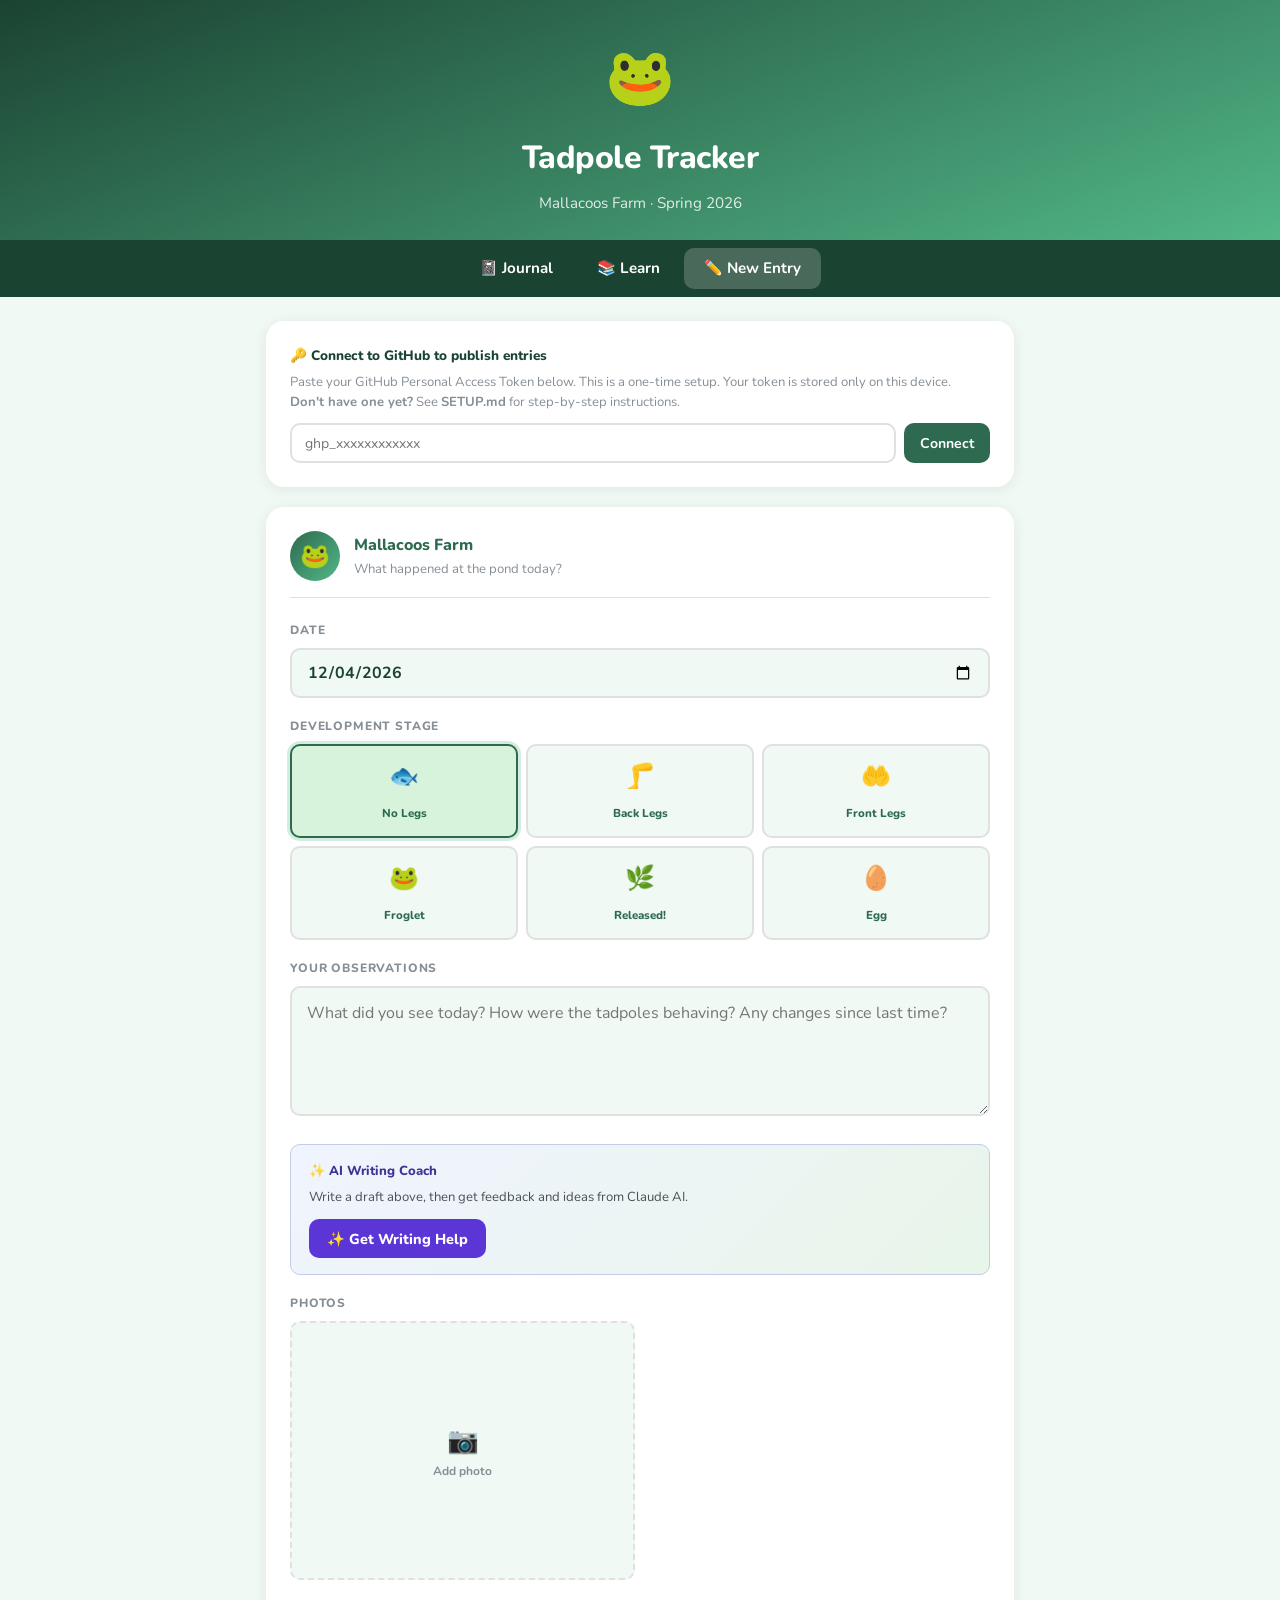
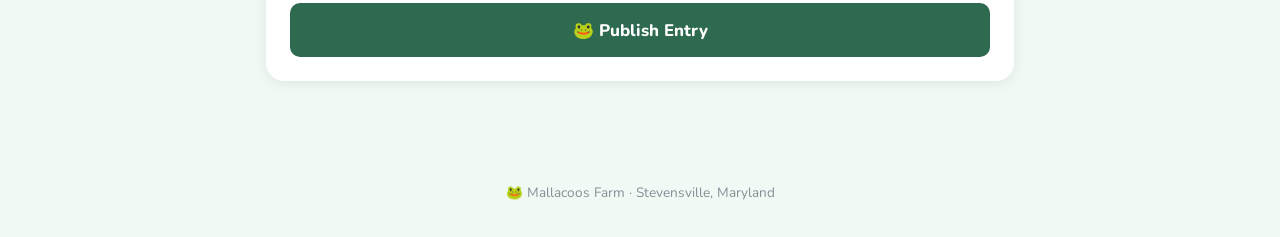
<file: admin.html>
<!DOCTYPE html>
<html lang="en">
<head>
  <meta charset="UTF-8">
  <meta name="viewport" content="width=device-width, initial-scale=1.0">
  <title>New Entry — Tadpole Tracker</title>
  <link rel="preconnect" href="https://fonts.googleapis.com">
  <link rel="preconnect" href="https://fonts.gstatic.com" crossorigin>
  <link href="https://fonts.googleapis.com/css2?family=Nunito:wght@400;600;700;800&display=swap" rel="stylesheet">
  <link rel="stylesheet" href="style.css">
  <style>
    .composer {
      background: var(--card); border-radius: var(--radius);
      box-shadow: var(--shadow); padding: 1.5rem; margin-bottom: 1.25rem;
    }
    .composer-header {
      display: flex; align-items: center; gap: 0.85rem;
      margin-bottom: 1.4rem; padding-bottom: 1rem; border-bottom: 1px solid var(--border);
    }
    .composer-avatar {
      width: 50px; height: 50px; flex-shrink: 0;
      background: linear-gradient(135deg, var(--green-dark), var(--green-mid));
      border-radius: 50%; display: flex; align-items: center; justify-content: center; font-size: 1.5rem;
    }
    .composer-who   { font-weight: 800; font-size: 1rem; color: var(--green-dark); }
    .composer-sub   { font-size: 0.82rem; color: var(--text-muted); }

    /* ── GitHub connection ── */
    .gh-connect {
      background: #f3f4f6; border: 1.5px solid var(--border);
      border-radius: var(--radius-sm); padding: 1rem 1.1rem; margin-bottom: 1.2rem;
    }
    .gh-connect-title { font-weight: 800; font-size: 0.85rem; color: var(--text-dark); margin-bottom: 0.35rem; }
    .gh-connect-desc  { font-size: 0.82rem; color: var(--text-muted); margin-bottom: 0.65rem; line-height: 1.5; }
    .gh-token-row { display: flex; gap: 0.5rem; }
    .gh-token-input {
      flex: 1; padding: 0.55rem 0.8rem;
      border: 2px solid var(--border); border-radius: var(--radius-sm);
      font-family: inherit; font-size: 0.88rem; outline: none;
      transition: border-color 0.18s; background: white;
    }
    .gh-token-input:focus { border-color: var(--green-mid); }
    .gh-save-btn {
      padding: 0.55rem 1rem; background: var(--green-dark); color: white;
      border: none; border-radius: var(--radius-sm); font-family: inherit;
      font-size: 0.88rem; font-weight: 700; cursor: pointer; white-space: nowrap;
    }
    .gh-save-btn:hover { background: #1a3d2b; }
    .gh-connected {
      display: flex; align-items: center; justify-content: space-between; gap: 1rem;
      font-size: 0.85rem; color: var(--green-dark); font-weight: 700;
    }
    .gh-clear-btn {
      background: none; border: 1.5px solid var(--border); color: var(--text-muted);
      padding: 0.3rem 0.75rem; border-radius: 999px; font-size: 0.78rem;
      font-weight: 700; cursor: pointer; font-family: inherit;
    }
    .gh-clear-btn:hover { border-color: #e53935; color: #e53935; }

    /* ── Edit mode banner ── */
    .edit-banner {
      background: #fff8e1; border: 1.5px solid #ffe082; border-radius: var(--radius-sm);
      padding: 0.7rem 1rem; margin-bottom: 1.2rem;
      display: flex; align-items: center; justify-content: space-between; gap: 0.75rem;
      font-size: 0.88rem; font-weight: 700; color: #795548;
    }
    .cancel-edit-btn {
      background: none; border: 1.5px solid #ffe082; color: #795548;
      padding: 0.3rem 0.75rem; border-radius: 999px; font-size: 0.8rem;
      font-weight: 700; cursor: pointer; font-family: inherit; white-space: nowrap;
    }
    .cancel-edit-btn:hover { background: #fff3cd; }

    /* ── Fields ── */
    .field-group { margin-bottom: 1.2rem; }
    .field-label {
      display: block; font-size: 0.75rem; font-weight: 800;
      text-transform: uppercase; letter-spacing: 0.07em; color: var(--text-muted); margin-bottom: 0.45rem;
    }
    .field-date, .field-notes {
      width: 100%; padding: 0.7rem 0.95rem;
      border: 2px solid var(--border); border-radius: var(--radius-sm);
      font-family: inherit; font-size: 1rem; color: var(--text-dark);
      background: var(--bg); outline: none; transition: border-color 0.18s;
    }
    .field-date:focus, .field-notes:focus { border-color: var(--green-mid); }
    .field-date { font-weight: 700; }
    .field-notes { min-height: 130px; resize: vertical; line-height: 1.65; }

    /* ── Stage picker ── */
    .stage-picker { display: grid; grid-template-columns: repeat(3, 1fr); gap: 0.5rem; }
    .stage-option {
      border: 2px solid var(--border); border-radius: var(--radius-sm);
      padding: 0.65rem 0.4rem; text-align: center; cursor: pointer;
      background: var(--bg); transition: all 0.15s; user-select: none;
    }
    .stage-option:hover    { border-color: var(--green-mid); background: var(--green-light); }
    .stage-option.selected {
      border-color: var(--green-dark); background: var(--green-light);
      box-shadow: 0 0 0 3px rgba(82,183,136,0.25);
    }
    .stage-option .s-emoji { font-size: 1.5rem; display: block; margin-bottom: 0.2rem; }
    .stage-option .s-name  { font-size: 0.72rem; font-weight: 800; color: var(--green-dark); }

    /* ── Photo upload ── */
    .upload-grid { display: grid; grid-template-columns: 1fr 1fr; gap: 0.6rem; }
    .upload-slot {
      aspect-ratio: 4/3; border: 2px dashed var(--border); border-radius: var(--radius-sm);
      background: var(--bg); display: flex; flex-direction: column;
      align-items: center; justify-content: center; cursor: pointer;
      position: relative; overflow: hidden; transition: all 0.18s;
    }
    .upload-slot:hover  { border-color: var(--green-mid); background: var(--green-light); }
    .upload-slot.filled { border-style: solid; border-color: var(--green-mid); }
    .upload-slot img    { width:100%; height:100%; object-fit:cover; display:block; }
    .slot-hint  { font-size: 1.6rem; pointer-events: none; }
    .slot-label { font-size: 0.75rem; font-weight: 700; color: var(--text-muted); pointer-events: none; }
    .slot-remove {
      position: absolute; top: 0.35rem; right: 0.35rem;
      width: 26px; height: 26px; background: rgba(0,0,0,0.55);
      color: white; border: none; border-radius: 50%; font-size: 0.85rem;
      cursor: pointer; display: none; align-items: center; justify-content: center; z-index: 5;
    }
    .upload-slot.filled .slot-remove { display: flex; }

    /* ── AI coach ── */
    .ai-coach {
      background: linear-gradient(135deg,#f0f4ff 0%,#e8f5e9 100%);
      border: 1px solid #c5cae9; border-radius: var(--radius-sm); padding: 1rem 1.1rem;
    }
    .ai-coach-title { font-size: 0.82rem; font-weight: 800; color: #3c3594; margin-bottom: 0.35rem; }
    .ai-coach-desc  { font-size: 0.82rem; color: var(--text-mid); margin-bottom: 0.7rem; line-height: 1.5; }
    .ai-btn {
      background: #5c35d6; color: white; border: none; border-radius: var(--radius-sm);
      padding: 0.6rem 1.15rem; font-family: inherit; font-size: 0.9rem; font-weight: 800; cursor: pointer;
    }
    .ai-btn:hover { background: #4929b5; }
    .ai-tip {
      margin-top: 0.85rem; background: white; border-radius: var(--radius-sm);
      padding: 0.85rem 1rem; border: 1px solid #c5cae9;
    }
    .ai-tip p { font-size: 0.85rem; color: var(--text-mid); margin-bottom: 0.65rem; line-height: 1.55; }
    .ai-tip-actions { display: flex; gap: 0.5rem; flex-wrap: wrap; align-items: center; }
    .ai-open-btn {
      background: #5c35d6; color: white; text-decoration: none; padding: 0.45rem 1rem;
      border-radius: 999px; font-size: 0.82rem; font-weight: 800; display: inline-block;
    }
    .ai-open-btn:hover { background: #4929b5; }
    .ai-copy-btn {
      background: none; border: 2px solid var(--border); color: var(--text-mid);
      padding: 0.4rem 0.9rem; border-radius: 999px; font-size: 0.82rem; font-weight: 700;
      cursor: pointer; font-family: inherit;
    }
    .ai-copy-btn:hover { border-color: #5c35d6; color: #5c35d6; }

    /* ── Publish button ── */
    .publish-btn {
      width: 100%; padding: 0.95rem; background: var(--green-dark); color: white;
      border: none; border-radius: var(--radius-sm); font-family: inherit;
      font-size: 1.05rem; font-weight: 800; cursor: pointer; transition: background 0.18s, transform 0.1s;
      margin-top: 0.25rem;
    }
    .publish-btn:hover    { background: #1a3d2b; }
    .publish-btn:active   { transform: scale(0.99); }
    .publish-btn:disabled { opacity: 0.55; cursor: not-allowed; }

    /* ── Progress bar (during upload) ── */
    .upload-progress {
      display: none; background: var(--green-light);
      border-radius: var(--radius-sm); padding: 0.75rem 1rem;
      margin-top: 0.75rem; font-size: 0.88rem; font-weight: 700;
      color: var(--green-dark); text-align: center;
    }

    /* ── Toast ── */
    .toast {
      display: none; background: var(--green-dark); color: white;
      border-radius: var(--radius); padding: 1rem 1.25rem; margin-bottom: 1.25rem;
      font-weight: 700; font-size: 0.95rem; text-align: center;
      animation: slideDown 0.3s ease;
    }
    .toast a { color: #b7e4c7; }
    @keyframes slideDown { from { opacity:0; transform:translateY(-8px); } to { opacity:1; transform:none; } }

    /* ── Past entries ── */
    .past-header { font-size: 1.1rem; font-weight: 800; color: var(--text-dark); margin-bottom: 0.85rem; }
    .admin-entry {
      background: var(--card); border-radius: var(--radius); box-shadow: var(--shadow);
      padding: 1rem 1.25rem; margin-bottom: 0.75rem;
      display: flex; align-items: center; gap: 1rem;
    }
    .admin-entry-thumbs { display: flex; gap: 4px; flex-shrink: 0; }
    .admin-thumb        { width: 42px; height: 42px; border-radius: 6px; object-fit: cover; }
    .admin-thumb-empty  {
      width: 42px; height: 42px; border-radius: 6px; background: var(--bg);
      display: flex; align-items: center; justify-content: center; font-size: 1.1rem; color: var(--text-muted);
    }
    .admin-entry-body { flex: 1; min-width: 0; }
    .admin-entry-date { font-weight: 800; font-size: 0.95rem; }
    .admin-entry-note { font-size: 0.82rem; color: var(--text-muted); margin-top: 0.15rem; white-space: nowrap; overflow: hidden; text-overflow: ellipsis; }
    .edit-btn {
      background: none; border: none; font-size: 1.1rem; cursor: pointer;
      opacity: 0.45; transition: opacity 0.18s; flex-shrink: 0; padding: 0.25rem;
    }
    .edit-btn:hover { opacity: 1; }
    .del-btn {
      background: none; border: none; font-size: 1.1rem; cursor: pointer;
      opacity: 0.4; transition: opacity 0.18s; flex-shrink: 0; padding: 0.25rem;
    }
    .del-btn:hover { opacity: 1; }

    @media (max-width: 480px) { .stage-picker { grid-template-columns: repeat(2, 1fr); } }
  </style>
</head>
<body>

  <header class="site-header">
    <span class="frog-icon">🐸</span>
    <h1>Tadpole Tracker</h1>
    <p class="subtitle"><span class="farm-name">Bay Innovation Farm</span> · <span class="season-name">Spring 2026</span></p>
  </header>

  <nav>
    <a href="index.html">📓 Journal</a>
    <a href="learn.html">📚 Learn</a>
    <a href="admin.html" class="active">✏️ New Entry</a>
  </nav>

  <main class="container">

    <div id="toast" class="toast"></div>

    <!-- ── GitHub connection ──────────────────────────────────── -->
    <div class="composer" id="gh-section">
      <div id="gh-not-connected">
        <div class="gh-connect-title">🔑 Connect to GitHub to publish entries</div>
        <div class="gh-connect-desc">
          Paste your GitHub Personal Access Token below. This is a one-time setup.
          Your token is stored only on this device.<br>
          <strong>Don't have one yet?</strong> See <strong>SETUP.md</strong> for step-by-step instructions.
        </div>
        <div class="gh-token-row">
          <input class="gh-token-input" type="password" id="gh-token-input"
                 placeholder="ghp_xxxxxxxxxxxx">
          <button class="gh-save-btn" onclick="saveToken()">Connect</button>
        </div>
      </div>
      <div id="gh-connected" style="display:none" class="gh-connected">
        <span>✅ Connected to GitHub</span>
        <button class="gh-clear-btn" onclick="copyToken()">Copy Token</button>
        <button class="gh-clear-btn" onclick="clearToken()">Disconnect</button>
      </div>
    </div>

    <!-- ── Composer ───────────────────────────────────────────── -->
    <div class="composer">

      <div class="composer-header">
        <div class="composer-avatar">🐸</div>
        <div>
          <div class="composer-who farm-name">Bay Innovation Farm</div>
          <div class="composer-sub">What happened at the pond today?</div>
        </div>
      </div>

      <div id="edit-banner" class="edit-banner" style="display:none">
        <span>✏️ Editing an existing entry</span>
        <button type="button" class="cancel-edit-btn" onclick="cancelEdit()">✕ Cancel, start new entry</button>
      </div>

      <form id="entry-form" novalidate>

        <div class="field-group">
          <label class="field-label" for="f-date">Date</label>
          <input class="field-date" type="date" id="f-date" required>
        </div>

        <div class="field-group">
          <label class="field-label">Development Stage</label>
          <div class="stage-picker" id="stage-picker"></div>
          <input type="hidden" id="f-stage" value="no-legs">
        </div>

        <div class="field-group">
          <label class="field-label" for="f-notes">Your Observations</label>
          <textarea class="field-notes" id="f-notes"
            placeholder="What did you see today? How were the tadpoles behaving? Any changes since last time?"></textarea>
        </div>

        <div class="field-group">
          <div class="ai-coach">
            <div class="ai-coach-title">✨ AI Writing Coach</div>
            <div class="ai-coach-desc">Write a draft above, then get feedback and ideas from Claude AI.</div>
            <button type="button" class="ai-btn" onclick="getWritingHelp()">✨ Get Writing Help</button>
            <div class="ai-tip" id="ai-tip" style="display:none">
              <p>Your prompt has been copied and Claude has opened in a new tab.<br>
                 Just <strong>paste it in</strong> (Cmd+V on Mac, Ctrl+V on Windows)!</p>
              <div class="ai-tip-actions">
                <a href="https://claude.ai" target="_blank" rel="noopener" class="ai-open-btn">Open Claude again →</a>
                <button type="button" class="ai-copy-btn" onclick="copyAIPrompt()">Copy prompt again</button>
              </div>
            </div>
          </div>
        </div>

        <div class="field-group">
          <label class="field-label">Photos</label>
          <div class="upload-grid" id="upload-grid"></div>
          <input type="file" id="photo-file-input"
                 accept="image/*,image/heic,image/heif" multiple
                 style="display:none" onchange="handlePhotoFiles(event)">
        </div>

        <button type="submit" class="publish-btn" id="publish-btn">🐸 Publish Entry</button>
        <div class="upload-progress" id="upload-progress"></div>

      </form>
    </div>

    <!-- ── Past entries ───────────────────────────────────────── -->
    <div class="past-header" id="past-header" style="display:none">Published Entries</div>
    <div id="admin-entries-list"></div>

  </main>

  <footer>
    <p>🐸 <span class="farm-name">Bay Innovation Farm</span> · <span class="location-name">Stevensville, Maryland</span></p>
  </footer>

  <script src="config.js"></script>
  <script>
    // ── Fill farm info ────────────────────────────────────────
    document.querySelectorAll(".farm-name").forEach(el => el.textContent = CONFIG.farmName);
    document.querySelectorAll(".season-name").forEach(el => el.textContent = CONFIG.season);
    document.querySelectorAll(".location-name").forEach(el => el.textContent = CONFIG.location);

    // ── Stages ────────────────────────────────────────────────
    const ADMIN_STAGES = [
      { key:"no-legs",    emoji:"🐟", label:"No Legs"    },
      { key:"back-legs",  emoji:"🦵", label:"Back Legs"  },
      { key:"front-legs", emoji:"🤲", label:"Front Legs" },
      { key:"froglet",    emoji:"🐸", label:"Froglet"    },
      { key:"released",   emoji:"🌿", label:"Released!"  },
      { key:"egg",        emoji:"🥚", label:"Egg"        },
    ];
    const STAGE_LABELS = Object.fromEntries(ADMIN_STAGES.map(s => [s.key, s.emoji+" "+s.label]));

    let selectedStage = "no-legs";
    let editingId     = null;

    function buildStagePicker() {
      document.getElementById("stage-picker").innerHTML = ADMIN_STAGES.map(s => `
        <div class="stage-option${s.key==="no-legs"?" selected":""}" data-key="${s.key}"
             onclick="pickStage('${s.key}')">
          <span class="s-emoji">${s.emoji}</span>
          <span class="s-name">${s.label}</span>
        </div>`).join("");
    }

    function pickStage(key) {
      selectedStage = key;
      document.getElementById("f-stage").value = key;
      document.querySelectorAll(".stage-option").forEach(el =>
        el.classList.toggle("selected", el.dataset.key === key));
    }

    document.getElementById("f-date").value = new Date().toISOString().split("T")[0];

    // ── GitHub token management ───────────────────────────────
    const TOKEN_KEY = "gh_pat";

    function getToken()  { return localStorage.getItem(TOKEN_KEY) || ""; }

    function saveToken() {
      const val = document.getElementById("gh-token-input").value.trim();
      if (!val) { alert("Please paste your token first."); return; }
      localStorage.setItem(TOKEN_KEY, val);
      updateTokenUI();
    }

    function copyToken() {
      const t = getToken();
      if (!t) return;
      navigator.clipboard.writeText(t).then(() => alert("Token copied! Paste it into Notes on your phone for safekeeping."));
    }

    function clearToken() {
      if (!confirm("Disconnect from GitHub? You'll need to re-enter your token to publish.")) return;
      localStorage.removeItem(TOKEN_KEY);
      updateTokenUI();
    }

    function updateTokenUI() {
      const hasToken = !!getToken();
      document.getElementById("gh-not-connected").style.display = hasToken ? "none"  : "block";
      document.getElementById("gh-connected").style.display      = hasToken ? "flex"  : "none";
    }

    // ── Photos ────────────────────────────────────────────────
    // Each element is either a dataURL (new upload) or a https:// URL (existing GitHub photo)
    const photos = [];

    async function compressPhoto(file) {
      return new Promise(resolve => {
        const img = new Image();
        const url = URL.createObjectURL(file);
        img.onload = () => {
          const maxW  = 1200;
          const scale = Math.min(1, maxW / img.width);
          const c = document.createElement("canvas");
          c.width  = Math.round(img.width  * scale);
          c.height = Math.round(img.height * scale);
          c.getContext("2d").drawImage(img, 0, 0, c.width, c.height);
          URL.revokeObjectURL(url);
          resolve(c.toDataURL("image/jpeg", 0.78));
        };
        img.src = url;
      });
    }

    function buildUploadGrid() {
      document.getElementById("upload-grid").innerHTML = [
        ...photos.map((p, i) => `
          <div class="upload-slot filled">
            <img src="${p}" alt="Photo ${i+1}">
            <button type="button" class="slot-remove" onclick="removePhoto(event,${i})">✕</button>
          </div>`),
        `<div class="upload-slot" onclick="document.getElementById('photo-file-input').click()">
          <span class="slot-hint">📷</span>
          <span class="slot-label">Add photo</span>
        </div>`,
      ].join("");
    }

    async function handlePhotoFiles(e) {
      const files = Array.from(e.target.files);
      if (!files.length) return;
      const grid = document.getElementById("upload-grid");
      grid.insertAdjacentHTML("beforeend",
        files.map(() => `<div class="upload-slot"><span class="slot-hint">⏳</span><span class="slot-label">Processing…</span></div>`).join(""));
      for (const file of files) photos.push(await compressPhoto(file));
      e.target.value = "";
      buildUploadGrid();
    }

    function removePhoto(e, i) { e.stopPropagation(); photos.splice(i, 1); buildUploadGrid(); }

    // ── GitHub API helpers ────────────────────────────────────
    function b64decode(str) {
      const binary = atob(str.replace(/\n/g, ""));
      const bytes  = new Uint8Array(binary.length);
      for (let i = 0; i < binary.length; i++) bytes[i] = binary.charCodeAt(i);
      return new TextDecoder().decode(bytes);
    }

    function b64encode(str) {
      const bytes  = new TextEncoder().encode(str);
      let binary = "";
      bytes.forEach(b => binary += String.fromCharCode(b));
      return btoa(binary);
    }

    function ghHeaders() {
      return {
        Authorization:  `token ${getToken()}`,
        Accept:         "application/vnd.github.v3+json",
        "Content-Type": "application/json",
      };
    }

    async function ghGetEntriesJson() {
      const { owner, repo } = CONFIG.github;
      const res  = await fetch(`https://api.github.com/repos/${owner}/${repo}/contents/entries.json`,
        { headers: ghHeaders() });
      if (!res.ok) throw new Error(`GitHub error ${res.status}: ${(await res.json()).message}`);
      const data = await res.json();
      return { sha: data.sha, entries: JSON.parse(b64decode(data.content)).entries || [] };
    }

    async function ghSaveEntriesJson(entries, sha) {
      const { owner, repo } = CONFIG.github;
      const content = b64encode(JSON.stringify({ entries }, null, 2));
      const res = await fetch(`https://api.github.com/repos/${owner}/${repo}/contents/entries.json`, {
        method:  "PUT",
        headers: ghHeaders(),
        body:    JSON.stringify({ message: `Journal update ${new Date().toISOString().split("T")[0]}`, content, sha }),
      });
      if (!res.ok) throw new Error(`GitHub error ${res.status}: ${(await res.json()).message}`);
    }

    async function ghUploadPhoto(dataUrl, date, index) {
      const { owner, repo } = CONFIG.github;
      const base64   = dataUrl.split(",")[1];
      const filename = `photos/${date}-${index + 1}-${Date.now()}.jpg`;
      const res = await fetch(`https://api.github.com/repos/${owner}/${repo}/contents/${filename}`, {
        method:  "PUT",
        headers: ghHeaders(),
        body:    JSON.stringify({ message: `Add photo ${filename}`, content: base64 }),
      });
      if (!res.ok) throw new Error(`Photo upload failed: ${(await res.json()).message}`);
      return `https://raw.githubusercontent.com/${owner}/${repo}/main/${filename}`;
    }

    async function ghDeleteFile(path, sha) {
      const { owner, repo } = CONFIG.github;
      await fetch(`https://api.github.com/repos/${owner}/${repo}/contents/${path}`, {
        method:  "DELETE",
        headers: ghHeaders(),
        body:    JSON.stringify({ message: `Remove ${path}`, sha }),
      });
    }

    // ── Edit helpers ──────────────────────────────────────────
    async function loadEntryForEditing(id) {
      setProgress("Loading entry…");
      try {
        const { entries } = await ghGetEntriesJson();
        const entry = entries.find(e => e.id === id);
        if (!entry) { setProgress(""); return; }

        editingId = id;
        document.getElementById("f-date").value  = entry.date  || "";
        document.getElementById("f-notes").value = entry.notes || "";
        pickStage(entry.stage || "no-legs");

        photos.length = 0;
        (entry.photos || []).forEach(p => photos.push(p));
        buildUploadGrid();

        document.getElementById("edit-banner").style.display  = "flex";
        document.getElementById("publish-btn").textContent    = "💾 Save Changes";
        document.getElementById("ai-tip").style.display       = "none";
        document.querySelector(".composer").scrollIntoView({ behavior: "smooth", block: "start" });
      } catch (e) { alert("Could not load entry: " + e.message); }
      setProgress("");
    }

    function cancelEdit() {
      editingId = null;
      document.getElementById("f-date").value  = new Date().toISOString().split("T")[0];
      document.getElementById("f-notes").value = "";
      pickStage("no-legs");
      photos.length = 0;
      buildUploadGrid();
      document.getElementById("edit-banner").style.display = "none";
      document.getElementById("publish-btn").textContent   = "🐸 Publish Entry";
      document.getElementById("ai-tip").style.display      = "none";
    }

    // ── Publish ───────────────────────────────────────────────
    document.getElementById("entry-form").addEventListener("submit", async e => {
      e.preventDefault();
      if (!getToken()) { alert("Please connect your GitHub token first (see the connection section above)."); return; }

      const btn       = document.getElementById("publish-btn");
      const isEditing = !!editingId;
      btn.disabled    = true;
      btn.textContent = "Publishing…";

      try {
        const date  = document.getElementById("f-date").value;
        const newPhotos = photos.filter(p => p.startsWith("data:"));
        const keepUrls  = photos.filter(p => !p.startsWith("data:"));

        // 1. Upload new photos
        const uploadedUrls = [];
        for (let i = 0; i < newPhotos.length; i++) {
          setProgress(`Uploading photo ${i + 1} of ${newPhotos.length}…`);
          uploadedUrls.push(await ghUploadPhoto(newPhotos[i], date, keepUrls.length + i));
        }

        const allPhotoUrls = [...keepUrls, ...uploadedUrls];

        // 2. Read current entries.json + SHA
        setProgress("Saving entry…");
        const { sha, entries } = await ghGetEntriesJson();

        // 3. Update entries array
        const entry = {
          id:     editingId || "entry_" + Date.now(),
          date,
          stage:  selectedStage,
          notes:  document.getElementById("f-notes").value.trim(),
          photos: allPhotoUrls,
        };
        const idx = entries.findIndex(en => en.id === editingId);
        if (idx >= 0) entries[idx] = entry;
        else          entries.push(entry);

        // 4. Write back to GitHub
        await ghSaveEntriesJson(entries, sha);

        // Success
        setProgress("");
        cancelEdit();
        const toast = document.getElementById("toast");
        toast.innerHTML = isEditing
          ? `✅ Entry updated on your website! &nbsp;<a href="index.html">View journal →</a>`
          : `✅ Entry is live on your website! &nbsp;<a href="index.html">View journal →</a>`;
        toast.style.display = "block";
        setTimeout(() => toast.style.display = "none", 8000);
        loadPastEntries();

      } catch (err) {
        setProgress("");
        alert("Something went wrong: " + err.message + "\n\nCheck that your GitHub token is correct and has permission to write to the repository.");
      }

      btn.disabled    = false;
      btn.textContent = editingId ? "💾 Save Changes" : "🐸 Publish Entry";
    });

    function setProgress(msg) {
      const el = document.getElementById("upload-progress");
      el.textContent    = msg;
      el.style.display  = msg ? "block" : "none";
    }

    // ── Past entries ──────────────────────────────────────────
    function fmtDate(iso) {
      if (!iso) return "—";
      const [y,m,d] = iso.split("-");
      return new Date(+y,+m-1,+d).toLocaleDateString("en-US",
        { weekday:"short", month:"long", day:"numeric", year:"numeric" });
    }

    async function loadPastEntries() {
      const list   = document.getElementById("admin-entries-list");
      const header = document.getElementById("past-header");
      if (!getToken()) { header.style.display = "none"; list.innerHTML = ""; return; }

      list.innerHTML = `<div style="text-align:center;padding:1.5rem;color:var(--text-muted);font-size:0.9rem;">Loading…</div>`;
      try {
        const { entries } = await ghGetEntriesJson();
        const sorted = entries.sort((a,b) => (b.date||"").localeCompare(a.date||""));
        header.style.display = sorted.length ? "block" : "none";
        if (!sorted.length) { list.innerHTML = ""; return; }

        list.innerHTML = sorted.map(entry => {
          const photos  = (entry.photos||[]).filter(Boolean);
          const label   = STAGE_LABELS[entry.stage] || entry.stage;
          const preview = entry.notes ? entry.notes.substring(0,90)+(entry.notes.length>90?"…":"") : "No notes";
          const thumbs  = photos.length
            ? photos.slice(0,2).map(src => `<img class="admin-thumb" src="${src}" alt="">`).join("")
            : `<div class="admin-thumb-empty">📷</div>`;
          return `
            <div class="admin-entry">
              <div class="admin-entry-thumbs">${thumbs}</div>
              <div class="admin-entry-body">
                <div class="admin-entry-date">${label} — ${fmtDate(entry.date)}</div>
                <div class="admin-entry-note">${preview}</div>
              </div>
              <button class="edit-btn" onclick="loadEntryForEditing('${entry.id}')" title="Edit">✏️</button>
              <button class="del-btn"  onclick="removeEntry('${entry.id}')" title="Delete">🗑️</button>
            </div>`;
        }).join("");
      } catch (e) {
        list.innerHTML = `<div style="padding:1rem;color:var(--text-muted);font-size:0.88rem;">Could not load entries: ${e.message}</div>`;
        header.style.display = "none";
      }
    }

    async function removeEntry(id) {
      if (!confirm("Delete this entry from your website? This cannot be undone.")) return;
      setProgress("Deleting…");
      try {
        const { sha, entries } = await ghGetEntriesJson();
        const updated = entries.filter(e => e.id !== id);
        await ghSaveEntriesJson(updated, sha);
        loadPastEntries();
      } catch (e) { alert("Could not delete: " + e.message); }
      setProgress("");
    }

    // ── AI Writing Coach ──────────────────────────────────────
    function buildAIPrompt() {
      const notes = document.getElementById("f-notes").value.trim();
      const date  = document.getElementById("f-date").value;
      const stage = ADMIN_STAGES.find(s => s.key === selectedStage);
      return `I'm writing a nature journal entry for our family farm's tadpole-watching project at Bay Innovation Farm in Stevensville, Maryland.

Date: ${date}
Tadpole stage: ${stage ? stage.label : selectedStage}

My draft:
"${notes || "(I haven't written anything yet — please ask me questions to help me get started!)"}"

Please help me by:
1. Asking me 3-4 specific questions that would help me add more interesting details (about the tadpoles' behavior, what my kids noticed, any changes since last time, environmental details, anything surprising).
2. Telling me one thing that's already working well in my draft.
3. Offering a polished version I can use or draw inspiration from.

Keep the tone warm and family-friendly — this journal is shared with family and the public, including kids!`;
    }

    async function copyAIPrompt() {
      try { await navigator.clipboard.writeText(buildAIPrompt()); } catch {}
    }

    async function getWritingHelp() {
      await copyAIPrompt();
      document.getElementById("ai-tip").style.display = "block";
      window.open("https://claude.ai/new?q=" + encodeURIComponent(buildAIPrompt()), "_blank", "noopener,noreferrer");
    }

    // ── Init ──────────────────────────────────────────────────
    buildStagePicker();
    buildUploadGrid();
    updateTokenUI();
    loadPastEntries();
  </script>
</body>
</html>
</file>
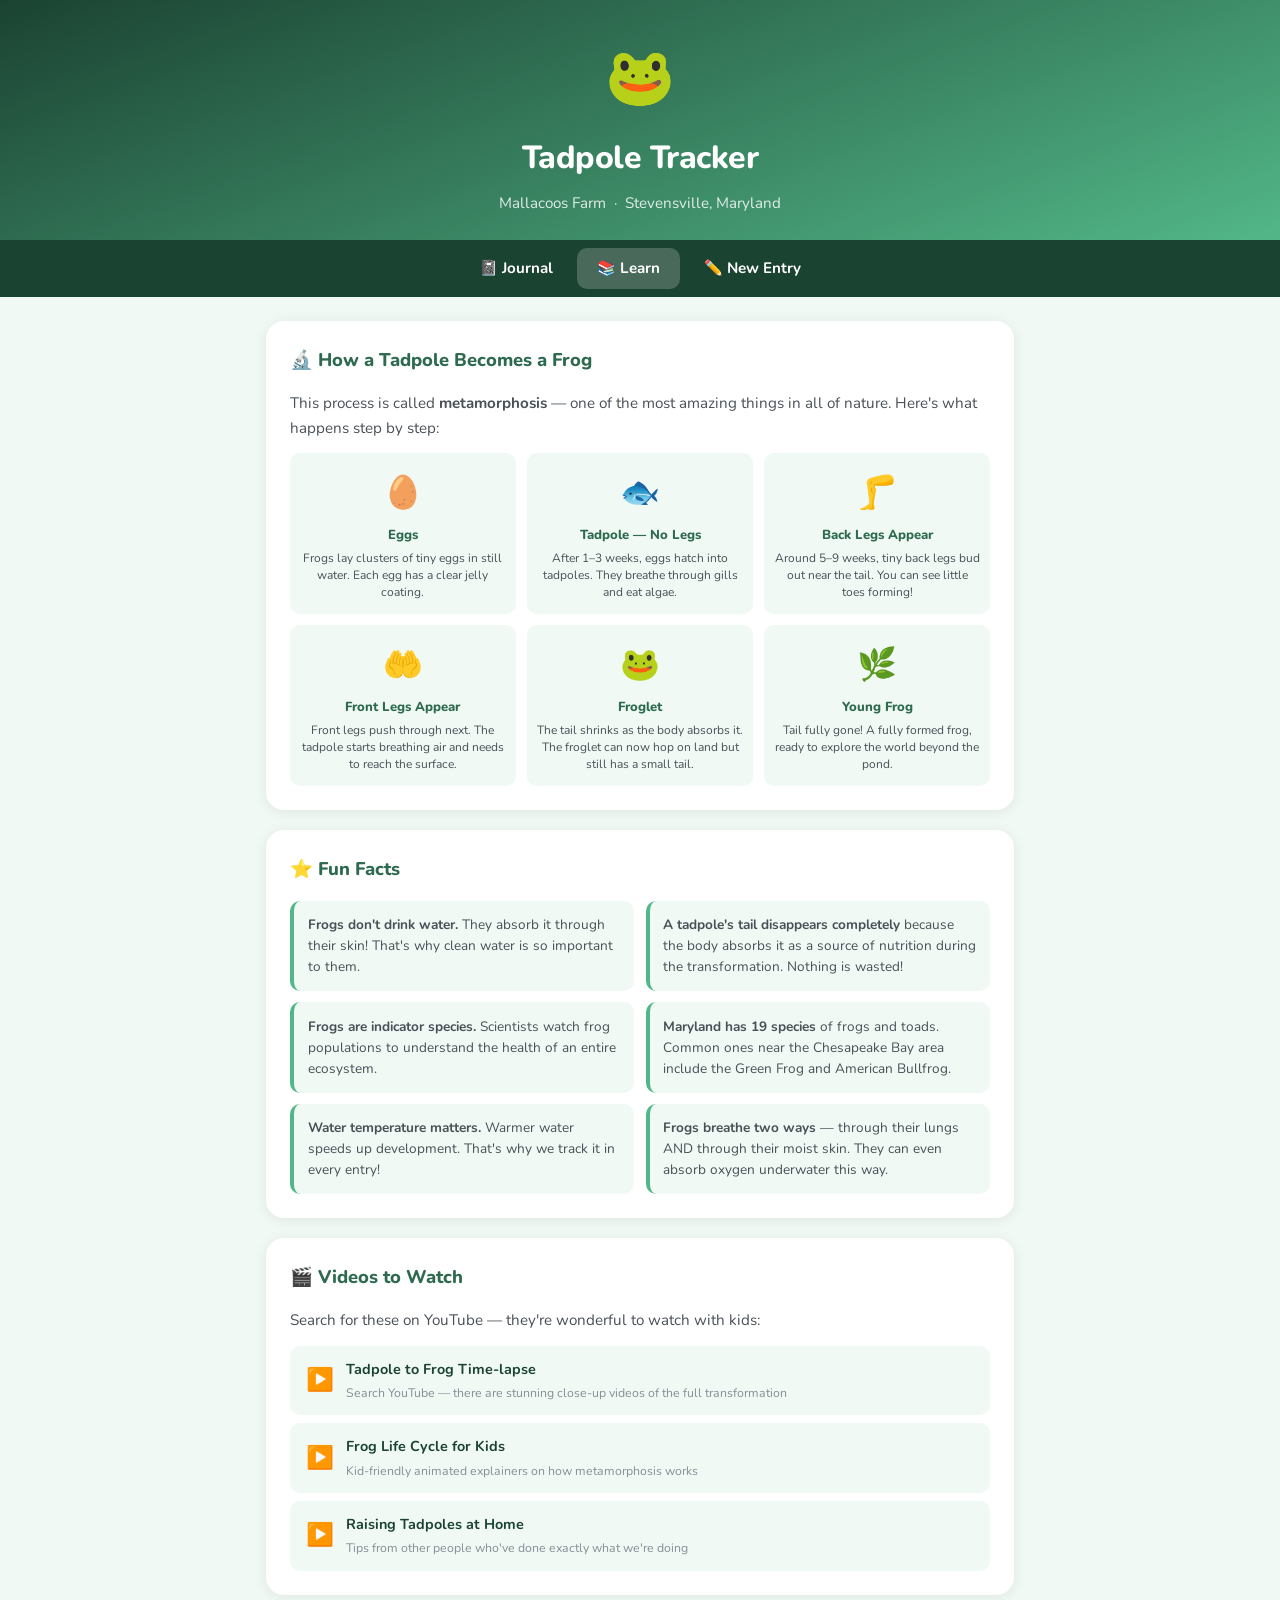
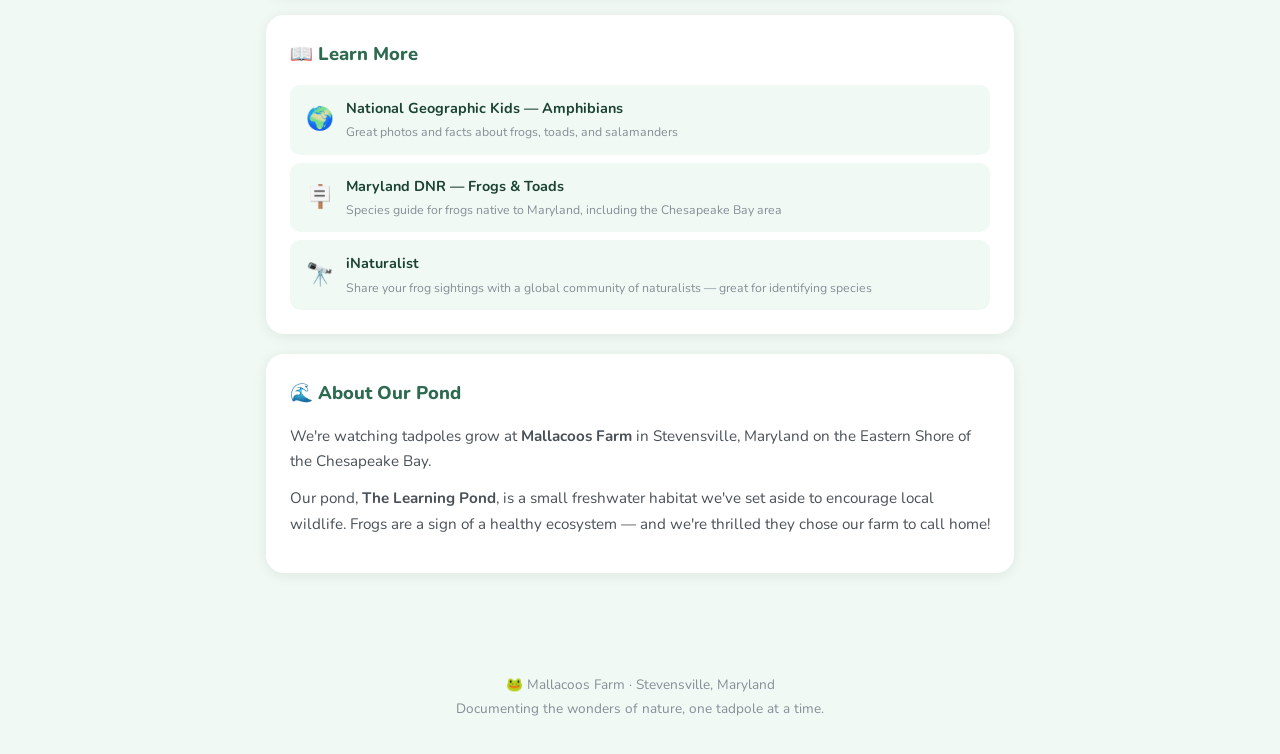
<file: learn.html>
<!DOCTYPE html>
<html lang="en">
<head>
  <meta charset="UTF-8">
  <meta name="viewport" content="width=device-width, initial-scale=1.0">
  <title>Learn — Tadpole Tracker</title>
  <link rel="preconnect" href="https://fonts.googleapis.com">
  <link rel="preconnect" href="https://fonts.gstatic.com" crossorigin>
  <link href="https://fonts.googleapis.com/css2?family=Nunito:wght@400;600;700;800&display=swap" rel="stylesheet">
  <link rel="stylesheet" href="style.css">
</head>
<body>

  <header class="site-header">
    <span class="frog-icon">🐸</span>
    <h1>Tadpole Tracker</h1>
    <p class="subtitle">
      <span class="farm-name">Bay Innovation Farm</span>
      &nbsp;·&nbsp;
      <span class="location-name">Stevensville, MD</span>
    </p>
  </header>

  <nav>
    <a href="index.html">📓 Journal</a>
    <a href="learn.html" class="active">📚 Learn</a>
    <a href="admin.html">✏️ New Entry</a>
  </nav>

  <main class="container">

    <!-- Life cycle -->
    <section class="learn-section">
      <h2>🔬 How a Tadpole Becomes a Frog</h2>
      <p>This process is called <strong>metamorphosis</strong> — one of the most amazing things in all of nature. Here's what happens step by step:</p>
      <div class="lifecycle-grid">
        <div class="lifecycle-step">
          <span class="big-emoji">🥚</span>
          <h4>Eggs</h4>
          <p>Frogs lay clusters of tiny eggs in still water. Each egg has a clear jelly coating.</p>
        </div>
        <div class="lifecycle-step">
          <span class="big-emoji">🐟</span>
          <h4>Tadpole — No Legs</h4>
          <p>After 1–3 weeks, eggs hatch into tadpoles. They breathe through gills and eat algae.</p>
        </div>
        <div class="lifecycle-step">
          <span class="big-emoji">🦵</span>
          <h4>Back Legs Appear</h4>
          <p>Around 5–9 weeks, tiny back legs bud out near the tail. You can see little toes forming!</p>
        </div>
        <div class="lifecycle-step">
          <span class="big-emoji">🤲</span>
          <h4>Front Legs Appear</h4>
          <p>Front legs push through next. The tadpole starts breathing air and needs to reach the surface.</p>
        </div>
        <div class="lifecycle-step">
          <span class="big-emoji">🐸</span>
          <h4>Froglet</h4>
          <p>The tail shrinks as the body absorbs it. The froglet can now hop on land but still has a small tail.</p>
        </div>
        <div class="lifecycle-step">
          <span class="big-emoji">🌿</span>
          <h4>Young Frog</h4>
          <p>Tail fully gone! A fully formed frog, ready to explore the world beyond the pond.</p>
        </div>
      </div>
    </section>

    <!-- Fun facts -->
    <section class="learn-section">
      <h2>⭐ Fun Facts</h2>
      <div class="fun-facts">
        <div class="fun-fact">
          <p><strong>Frogs don't drink water.</strong> They absorb it through their skin! That's why clean water is so important to them.</p>
        </div>
        <div class="fun-fact">
          <p><strong>A tadpole's tail disappears completely</strong> because the body absorbs it as a source of nutrition during the transformation. Nothing is wasted!</p>
        </div>
        <div class="fun-fact">
          <p><strong>Frogs are indicator species.</strong> Scientists watch frog populations to understand the health of an entire ecosystem.</p>
        </div>
        <div class="fun-fact">
          <p><strong>Maryland has 19 species</strong> of frogs and toads. Common ones near the Chesapeake Bay area include the Green Frog and American Bullfrog.</p>
        </div>
        <div class="fun-fact">
          <p><strong>Water temperature matters.</strong> Warmer water speeds up development. That's why we track it in every entry!</p>
        </div>
        <div class="fun-fact">
          <p><strong>Frogs breathe two ways</strong> — through their lungs AND through their moist skin. They can even absorb oxygen underwater this way.</p>
        </div>
      </div>
    </section>

    <!-- Videos -->
    <section class="learn-section">
      <h2>🎬 Videos to Watch</h2>
      <p>Search for these on YouTube — they're wonderful to watch with kids:</p>
      <ul class="resource-list">
        <li>
          <a href="https://www.youtube.com/results?search_query=tadpole+to+frog+metamorphosis+timelapse" target="_blank" rel="noopener">
            <span class="resource-icon">▶️</span>
            <span>
              Tadpole to Frog Time-lapse
              <span class="resource-desc">Search YouTube — there are stunning close-up videos of the full transformation</span>
            </span>
          </a>
        </li>
        <li>
          <a href="https://www.youtube.com/results?search_query=frog+life+cycle+for+kids" target="_blank" rel="noopener">
            <span class="resource-icon">▶️</span>
            <span>
              Frog Life Cycle for Kids
              <span class="resource-desc">Kid-friendly animated explainers on how metamorphosis works</span>
            </span>
          </a>
        </li>
        <li>
          <a href="https://www.youtube.com/results?search_query=raising+tadpoles+at+home" target="_blank" rel="noopener">
            <span class="resource-icon">▶️</span>
            <span>
              Raising Tadpoles at Home
              <span class="resource-desc">Tips from other people who've done exactly what we're doing</span>
            </span>
          </a>
        </li>
      </ul>
    </section>

    <!-- Articles & Resources -->
    <section class="learn-section">
      <h2>📖 Learn More</h2>
      <ul class="resource-list">
        <li>
          <a href="https://kids.nationalgeographic.com/animals/amphibians" target="_blank" rel="noopener">
            <span class="resource-icon">🌍</span>
            <span>
              National Geographic Kids — Amphibians
              <span class="resource-desc">Great photos and facts about frogs, toads, and salamanders</span>
            </span>
          </a>
        </li>
        <li>
          <a href="https://dnr.maryland.gov/wildlife/pages/plants_wildlife/frogs_toads.aspx" target="_blank" rel="noopener">
            <span class="resource-icon">🪧</span>
            <span>
              Maryland DNR — Frogs &amp; Toads
              <span class="resource-desc">Species guide for frogs native to Maryland, including the Chesapeake Bay area</span>
            </span>
          </a>
        </li>
        <li>
          <a href="https://www.inaturalist.org" target="_blank" rel="noopener">
            <span class="resource-icon">🔭</span>
            <span>
              iNaturalist
              <span class="resource-desc">Share your frog sightings with a global community of naturalists — great for identifying species</span>
            </span>
          </a>
        </li>
      </ul>
    </section>

    <!-- Our pond -->
    <section class="learn-section">
      <h2>🌊 About Our Pond</h2>
      <p>
        We're watching tadpoles grow at <strong><span class="farm-name">Bay Innovation Farm</span></strong>
        in <span class="location-name">Stevensville, Maryland</span> on the Eastern Shore of the Chesapeake Bay.
      </p>
      <p>
        Our pond, <strong><span class="pond-name">The Learning Pond</span></strong>, is a small freshwater habitat
        we've set aside to encourage local wildlife. Frogs are a sign of a healthy ecosystem —
        and we're thrilled they chose our farm to call home!
      </p>
    </section>

  </main>

  <footer>
    <p>🐸 <span class="farm-name">Bay Innovation Farm</span> · <span class="location-name">Stevensville, Maryland</span></p>
    <p>Documenting the wonders of nature, one tadpole at a time.</p>
  </footer>

  <script src="config.js"></script>
  <script>
    // Fill in farm info on learn page
    document.addEventListener("DOMContentLoaded", () => {
      document.querySelectorAll(".farm-name").forEach(el => el.textContent = CONFIG.farmName);
      document.querySelectorAll(".pond-name").forEach(el => el.textContent = CONFIG.pondName);
      document.querySelectorAll(".location-name").forEach(el => el.textContent = CONFIG.location);
      document.querySelectorAll(".season-name").forEach(el => el.textContent = CONFIG.season);
    });
  </script>
</body>
</html>
</file>
<file: style.css>
/* ============================================================
   Tadpole Tracker — Styles
   ============================================================ */

* { box-sizing: border-box; margin: 0; padding: 0; }

:root {
  --green-dark:   #2d6a4f;
  --green-mid:    #52b788;
  --green-light:  #d8f3dc;
  --blue-water:   #48cae4;
  --orange-sun:   #f4a261;
  --bg:           #f0f9f4;
  --card:         #ffffff;
  --text-dark:    #1b4332;
  --text-mid:     #495057;
  --text-muted:   #868e96;
  --border:       #e0e0e0;
  --shadow:       0 2px 14px rgba(0,0,0,0.08);
  --radius:       18px;
  --radius-sm:    10px;
}

body {
  font-family: 'Nunito', 'Segoe UI', Arial, sans-serif;
  background: var(--bg);
  color: var(--text-dark);
  line-height: 1.65;
  -webkit-text-size-adjust: 100%;
}

/* ── Status banner ── */
.status-banner {
  display: none;
  padding: 0.75rem 1.25rem;
  font-size: 0.9rem;
  font-weight: 600;
  text-align: center;
}
.banner-info  { background: #e3f2fd; color: #0d47a1; }
.banner-warn  { background: #fff3e0; color: #e65100; }

/* ── Header ── */
.site-header {
  background: linear-gradient(160deg, #1b4332 0%, #52b788 100%);
  color: white;
  padding: 2rem 1rem 1.5rem;
  text-align: center;
}
.site-header .frog-icon { font-size: 3.5rem; display: block; margin-bottom: 0.5rem; }
.site-header h1 { font-size: 2rem; font-weight: 800; letter-spacing: -0.5px; }
.site-header .subtitle { font-size: 0.95rem; opacity: 0.85; margin-top: 0.35rem; }

/* ── Nav ── */
nav {
  background: #1b4332;
  display: flex;
  justify-content: center;
  gap: 0.25rem;
  padding: 0.5rem;
  position: sticky;
  top: 0;
  z-index: 100;
}
nav a {
  color: white;
  text-decoration: none;
  padding: 0.5rem 1.25rem;
  border-radius: var(--radius-sm);
  font-weight: 700;
  font-size: 0.95rem;
  transition: background 0.2s;
}
nav a:hover, nav a.active { background: rgba(255,255,255,0.2); }

/* ── Container ── */
.container {
  max-width: 780px;
  margin: 0 auto;
  padding: 1.5rem 1rem 3rem;
}

/* ── Stats bar ── */
.stats-bar {
  display: grid;
  grid-template-columns: repeat(3, 1fr);
  gap: 0.75rem;
  margin-bottom: 1.25rem;
}
.stat-card {
  background: var(--card);
  border-radius: var(--radius);
  padding: 1rem 0.75rem;
  text-align: center;
  box-shadow: var(--shadow);
}
.stat-value {
  font-size: 1.9rem;
  font-weight: 800;
  color: var(--green-dark);
  display: block;
  line-height: 1.1;
}
.stat-label {
  font-size: 0.75rem;
  color: var(--text-muted);
  text-transform: uppercase;
  letter-spacing: 0.06em;
  font-weight: 700;
  margin-top: 0.2rem;
  display: block;
}

/* ── Current stage ── */
.current-stage-card {
  background: var(--card);
  border-radius: var(--radius);
  padding: 1.25rem;
  margin-bottom: 1.25rem;
  box-shadow: var(--shadow);
  text-align: center;
}
.current-stage-label {
  font-size: 0.78rem;
  text-transform: uppercase;
  letter-spacing: 0.06em;
  color: var(--text-muted);
  font-weight: 700;
  margin-bottom: 0.35rem;
}
.current-stage-value {
  font-size: 1.75rem;
  font-weight: 800;
  color: var(--green-dark);
  display: block;
  margin-bottom: 1rem;
}

/* ── Stage progress track ── */
.stage-track {
  display: flex;
  align-items: flex-start;
  justify-content: space-between;
}
.stage-step {
  flex: 1;
  display: flex;
  flex-direction: column;
  align-items: center;
  position: relative;
}
.stage-step::after {
  content: '';
  position: absolute;
  top: 20px;
  left: 50%;
  right: -50%;
  height: 3px;
  background: var(--border);
  z-index: 0;
}
.stage-step:last-child::after { display: none; }

.stage-dot {
  width: 42px;
  height: 42px;
  border-radius: 50%;
  background: var(--border);
  display: flex;
  align-items: center;
  justify-content: center;
  font-size: 1.2rem;
  position: relative;
  z-index: 1;
  transition: all 0.3s;
  margin-bottom: 0.3rem;
}
.stage-step.done    .stage-dot { background: var(--green-light); border: 2px solid var(--green-mid); }
.stage-step.current .stage-dot {
  background: var(--green-mid);
  border: 3px solid var(--green-dark);
  box-shadow: 0 0 0 5px rgba(82,183,136,0.22);
  transform: scale(1.15);
}
.stage-name {
  font-size: 0.65rem;
  font-weight: 700;
  color: var(--text-muted);
  text-align: center;
  line-height: 1.2;
}
.stage-step.current .stage-name { color: var(--green-dark); }
.stage-step.done    .stage-name { color: var(--green-mid); }

/* ── Entries section ── */
.entries-header {
  display: flex;
  align-items: center;
  justify-content: space-between;
  margin-bottom: 1rem;
}
.entries-header h2 { font-size: 1.2rem; font-weight: 800; }
.entry-count {
  background: var(--green-light);
  color: var(--green-dark);
  padding: 0.25rem 0.8rem;
  border-radius: 999px;
  font-size: 0.82rem;
  font-weight: 700;
}

/* ── Entry card ── */
.entry-card {
  background: var(--card);
  border-radius: var(--radius);
  box-shadow: var(--shadow);
  margin-bottom: 1.25rem;
  overflow: hidden;
  border-left: 5px solid var(--green-mid);
  transition: transform 0.18s;
}
.entry-card:hover  { transform: translateY(-2px); }
.entry-card.latest { border-left-color: var(--orange-sun); }

.entry-header {
  display: flex;
  align-items: flex-start;
  justify-content: space-between;
  padding: 1rem 1.25rem 0.6rem;
  flex-wrap: wrap;
  gap: 0.5rem;
}
.entry-date-block { display: flex; align-items: center; gap: 0.6rem; flex-wrap: wrap; }
.entry-date { font-weight: 800; font-size: 1rem; }
.day-chip {
  background: var(--green-light);
  color: var(--green-dark);
  font-size: 0.72rem;
  font-weight: 800;
  padding: 0.15rem 0.55rem;
  border-radius: 999px;
}
.entry-badges { display: flex; align-items: center; gap: 0.4rem; flex-wrap: wrap; }
.latest-badge {
  background: var(--orange-sun);
  color: white;
  font-size: 0.68rem;
  font-weight: 800;
  padding: 0.2rem 0.6rem;
  border-radius: 999px;
  text-transform: uppercase;
  letter-spacing: 0.05em;
}

/* Stage badge colors */
.stage-badge {
  padding: 0.28rem 0.8rem;
  border-radius: 999px;
  font-size: 0.78rem;
  font-weight: 800;
}
.badge-egg        { background: #fff9c4; color: #f57f17; }
.badge-no-legs    { background: #e3f2fd; color: #1565c0; }
.badge-back-legs  { background: #e8f5e9; color: #2e7d32; }
.badge-front-legs { background: #c8e6c9; color: #1b5e20; }
.badge-froglet    { background: #a5d6a7; color: #1b5e20; }
.badge-released   { background: #43a047; color: white;   }

.entry-metrics {
  display: flex;
  gap: 1.5rem;
  padding: 0 1.25rem 0.6rem;
  font-size: 0.9rem;
  color: var(--text-mid);
}
.metric strong { color: var(--text-dark); font-weight: 700; }

.entry-notes {
  padding: 0.75rem 1.25rem;
  border-top: 1px solid var(--border);
  color: var(--text-mid);
  font-size: 0.95rem;
  line-height: 1.7;
}

.entry-photos {
  display: grid;
  gap: 0.5rem;
  padding: 0.75rem 1.25rem 1rem;
  border-top: 1px solid var(--border);
}
/* 1 photo = full width */
.entry-photos.count-1 { grid-template-columns: 1fr; }
/* 2 photos = side by side */
.entry-photos.count-2 { grid-template-columns: 1fr 1fr; }
/* 3 photos = 2 on top, 1 spanning bottom */
.entry-photos.count-3 { grid-template-columns: 1fr 1fr; }
.entry-photos.count-3 .photo-slot:nth-child(3) { grid-column: 1 / -1; aspect-ratio: 16/7; }
/* 4 photos = 2x2 grid */
.entry-photos.count-4 { grid-template-columns: 1fr 1fr; }

.photo-slot {
  border-radius: var(--radius-sm);
  overflow: hidden;
  aspect-ratio: 4/3;
  background: #f4f4f4;
  display: flex;
  align-items: center;
  justify-content: center;
}
.photo-slot img { width: 100%; height: 100%; object-fit: cover; display: block; }

/* ── Learn page ── */
.learn-section {
  background: var(--card);
  border-radius: var(--radius);
  padding: 1.5rem;
  margin-bottom: 1.25rem;
  box-shadow: var(--shadow);
}
.learn-section h2 {
  font-size: 1.15rem;
  font-weight: 800;
  color: var(--green-dark);
  margin-bottom: 1rem;
  display: flex;
  align-items: center;
  gap: 0.4rem;
}
.learn-section p { font-size: 0.95rem; color: var(--text-mid); margin-bottom: 0.75rem; }

/* Lifecycle grid */
.lifecycle-grid {
  display: grid;
  grid-template-columns: repeat(3, 1fr);
  gap: 0.7rem;
}
.lifecycle-step {
  background: var(--bg);
  border-radius: var(--radius-sm);
  padding: 0.85rem 0.6rem;
  text-align: center;
}
.lifecycle-step .big-emoji { font-size: 2rem; display: block; margin-bottom: 0.35rem; }
.lifecycle-step h4 { font-size: 0.82rem; font-weight: 800; color: var(--green-dark); margin-bottom: 0.2rem; }
.lifecycle-step p  { font-size: 0.75rem; color: var(--text-mid); line-height: 1.4; margin: 0; }

/* Fun facts */
.fun-facts { display: grid; grid-template-columns: 1fr 1fr; gap: 0.7rem; }
.fun-fact {
  background: var(--bg);
  border-radius: var(--radius-sm);
  padding: 0.85rem;
  border-left: 4px solid var(--green-mid);
}
.fun-fact p { font-size: 0.85rem; color: var(--text-mid); line-height: 1.55; margin: 0; }

/* Resource links */
.resource-list { list-style: none; display: flex; flex-direction: column; gap: 0.5rem; }
.resource-list a {
  display: flex;
  align-items: center;
  gap: 0.75rem;
  padding: 0.75rem 1rem;
  background: var(--bg);
  border-radius: var(--radius-sm);
  text-decoration: none;
  color: var(--text-dark);
  font-weight: 700;
  font-size: 0.9rem;
  transition: background 0.18s;
}
.resource-list a:hover { background: var(--green-light); }
.resource-icon { font-size: 1.4rem; flex-shrink: 0; }
.resource-desc { font-size: 0.77rem; color: var(--text-muted); font-weight: 400; display: block; margin-top: 0.1rem; }

/* ── Footer ── */
footer {
  text-align: center;
  padding: 2rem 1rem;
  color: var(--text-muted);
  font-size: 0.85rem;
  line-height: 1.8;
}

/* ── Responsive ── */
@media (max-width: 560px) {
  .site-header h1      { font-size: 1.6rem; }
  .stats-bar           { gap: 0.5rem; }
  .stat-value          { font-size: 1.5rem; }
  .stage-name          { display: none; }
  .lifecycle-grid      { grid-template-columns: repeat(2, 1fr); }
  .fun-facts           { grid-template-columns: 1fr; }
}
@media (max-width: 420px) {
  .entry-photos        { grid-template-columns: 1fr; }
  .entry-header        { flex-direction: column; }
}

/* ── Lightbox ── */
.lightbox {
  display: none;
  position: fixed;
  inset: 0;
  background: rgba(0,0,0,0.94);
  z-index: 9999;
  align-items: center;
  justify-content: center;
}
.lightbox.open { display: flex; }

.lightbox-img {
  max-width: min(94vw, 1300px);
  max-height: 88vh;
  object-fit: contain;
  border-radius: 6px;
  display: block;
  user-select: none;
}

.lightbox-close {
  position: fixed;
  top: 1rem; right: 1.25rem;
  color: white;
  font-size: 2rem;
  line-height: 1;
  cursor: pointer;
  background: none;
  border: none;
  opacity: 0.75;
  transition: opacity 0.15s;
  z-index: 1;
  padding: 0.25rem;
}
.lightbox-close:hover { opacity: 1; }

.lightbox-nav {
  position: fixed;
  top: 50%; transform: translateY(-50%);
  color: white;
  background: rgba(255,255,255,0.15);
  border: none;
  cursor: pointer;
  width: 48px; height: 48px;
  border-radius: 50%;
  font-size: 1.6rem;
  display: flex;
  align-items: center;
  justify-content: center;
  transition: background 0.15s;
}
.lightbox-nav:hover    { background: rgba(255,255,255,0.3); }
.lightbox-prev         { left: 0.75rem; }
.lightbox-next         { right: 0.75rem; }

.lightbox-counter {
  position: fixed;
  bottom: 1.5rem; left: 50%; transform: translateX(-50%);
  color: rgba(255,255,255,0.55);
  font-size: 0.85rem;
  font-weight: 700;
  font-family: 'Nunito', sans-serif;
}

/* Make photo slots show a pointer so users know they're clickable */
.entry-photos .photo-slot { cursor: zoom-in; }
</file>
